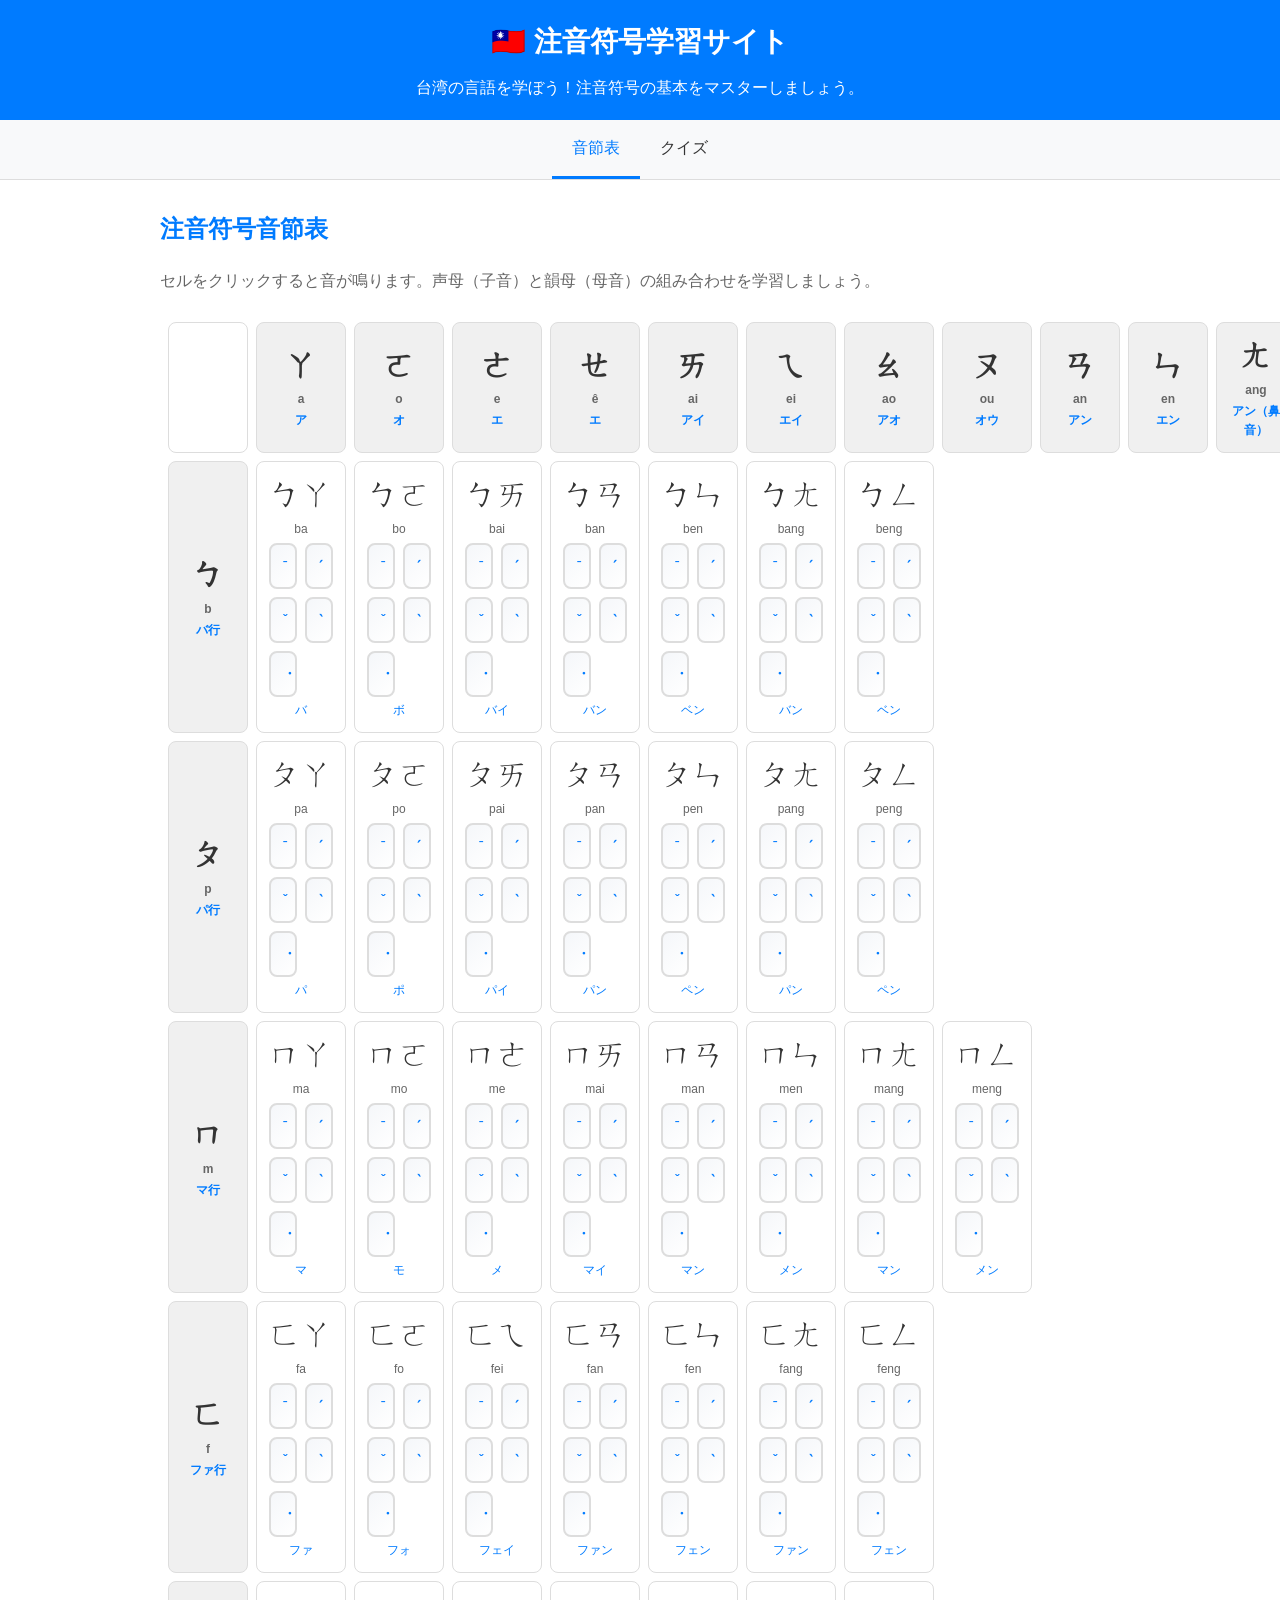
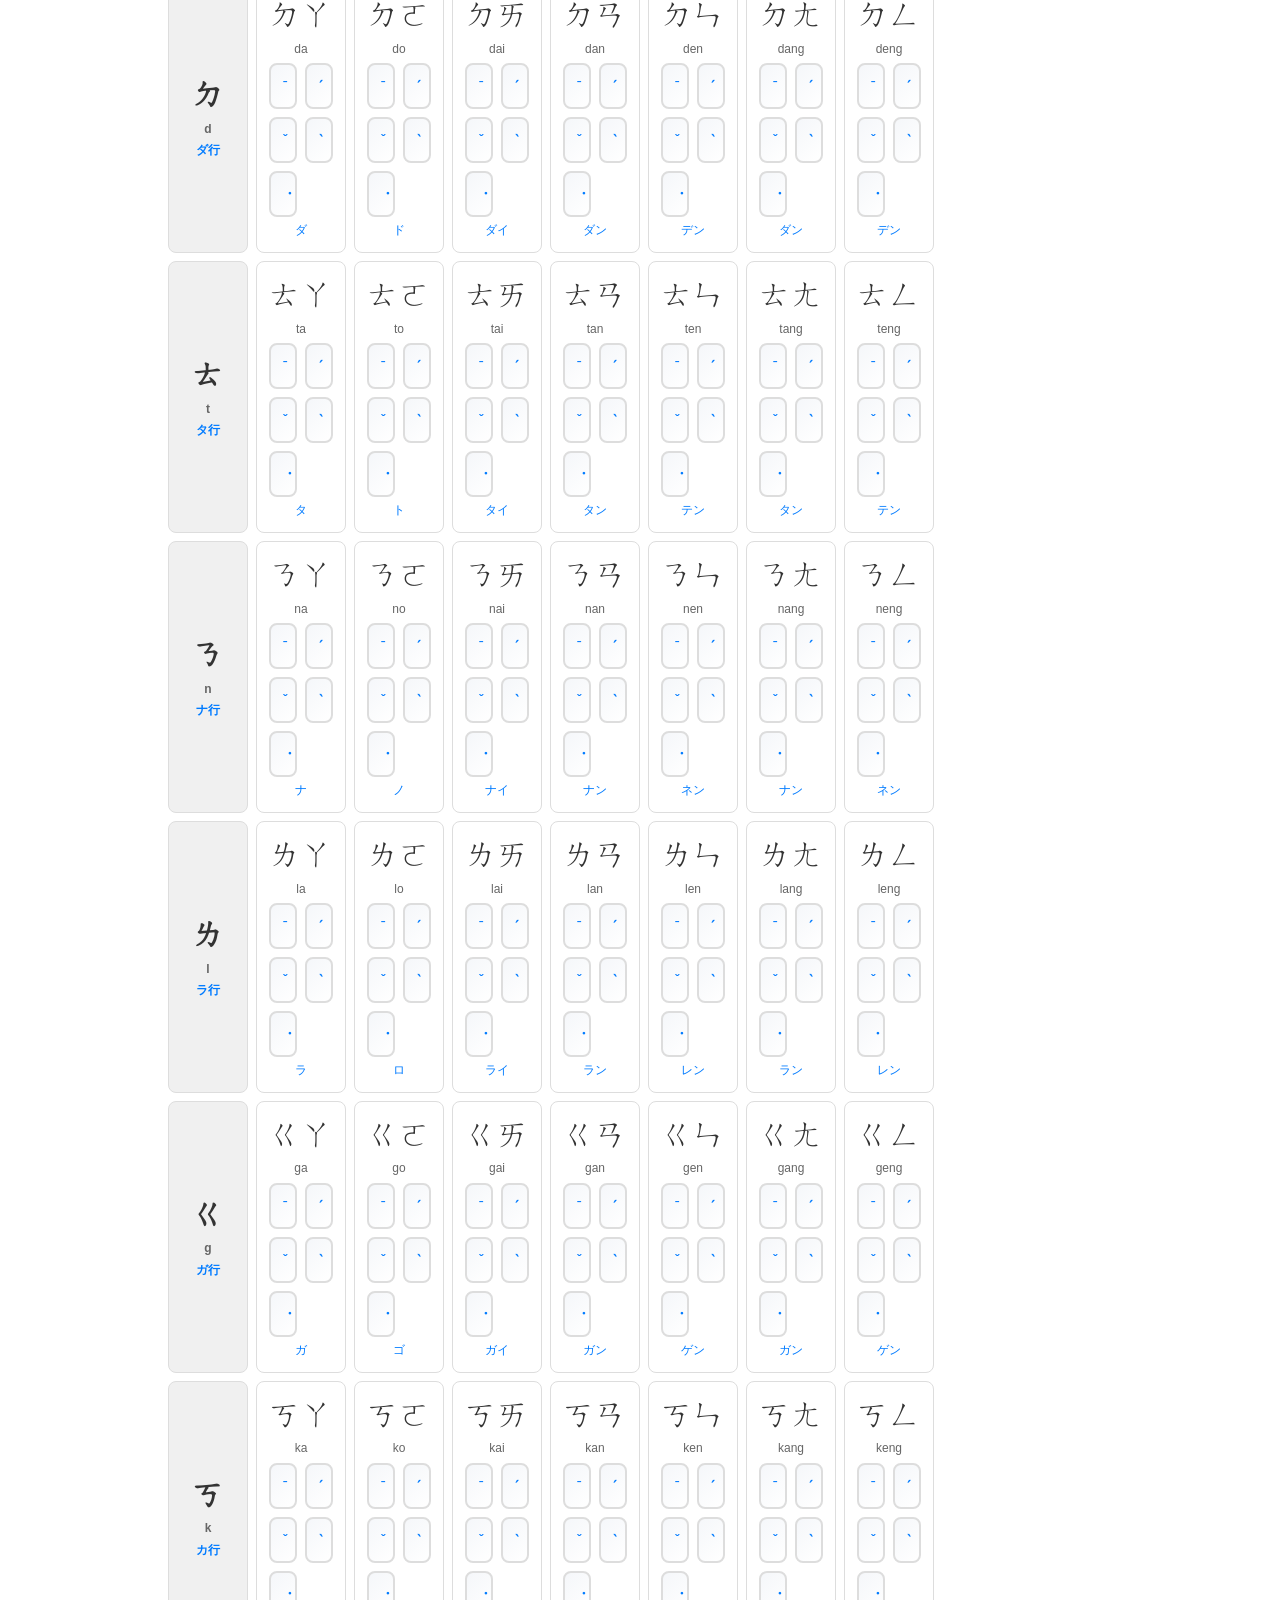
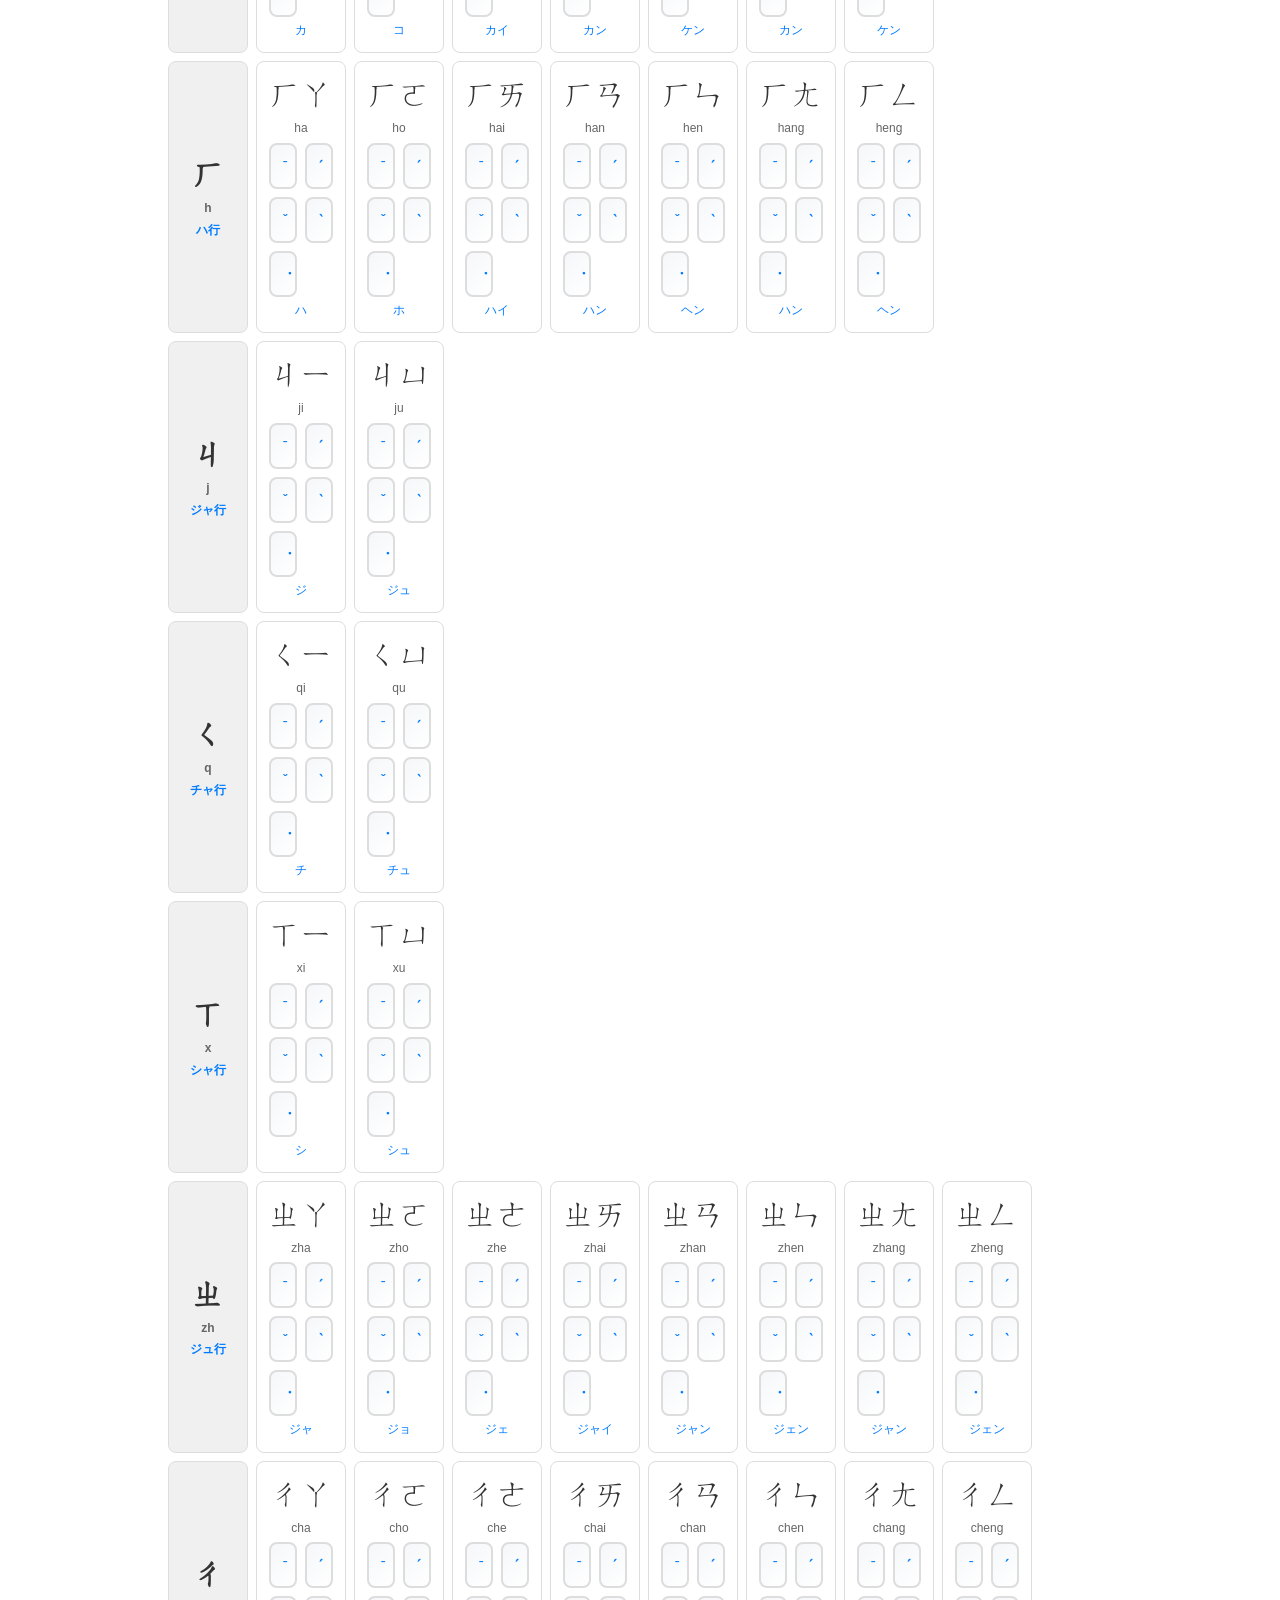
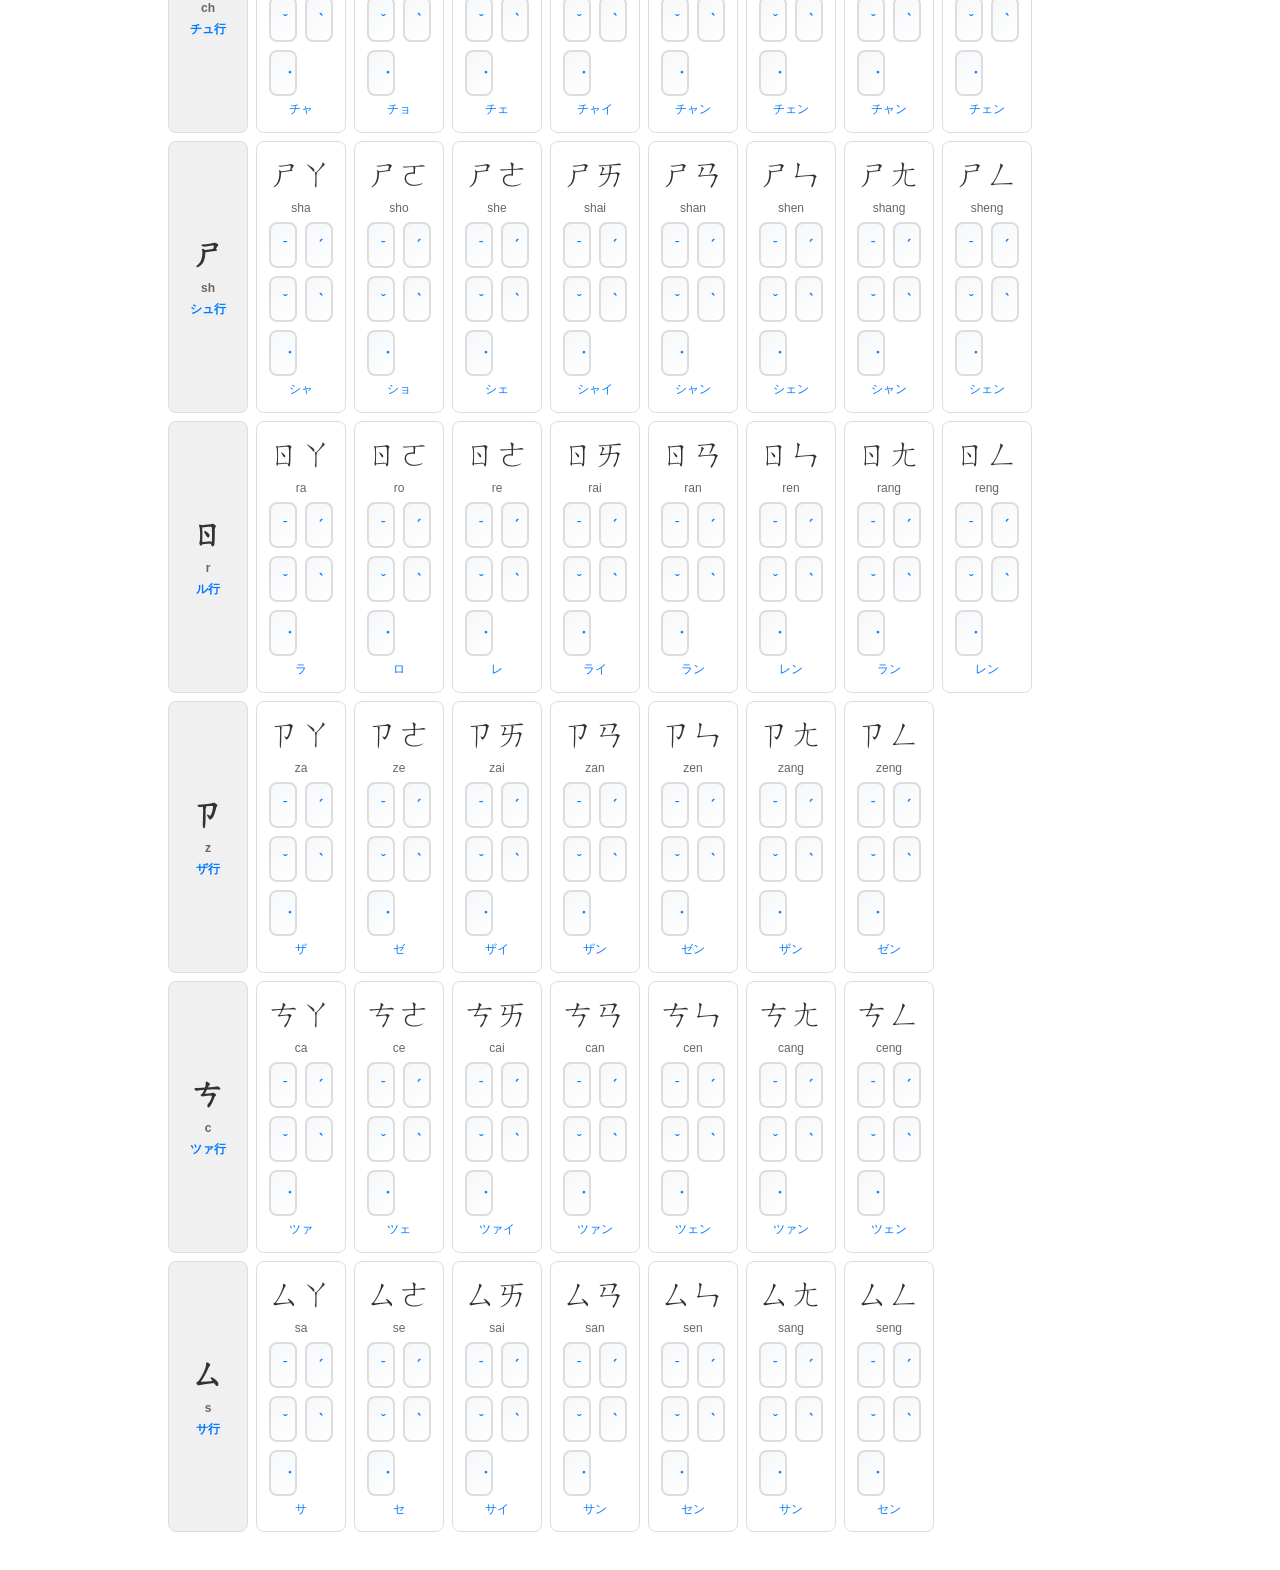
<file: index.html>
<!DOCTYPE html>
<html lang="ja">
<head>
  <meta charset="UTF-8">
  <meta name="viewport" content="width=device-width, initial-scale=1.0">
  <title>注音符号学習 - 音節表</title>
  <link rel="stylesheet" href="style.css">
</head>
<body>
  <header>
    <h1>🇹🇼 注音符号学習サイト</h1>
    <p>台湾の言語を学ぼう！注音符号の基本をマスターしましょう。</p>
  </header>

  <nav>
    <a href="index.html" class="active">音節表</a>
    <a href="quiz.html">クイズ</a>
  </nav>

  <main>
    <h2>注音符号音節表</h2>
    <p style="color: #666; margin-bottom: 20px;">セルをクリックすると音が鳴ります。声母（子音）と韻母（母音）の組み合わせを学習しましょう。</p>

    <table class="syllable-table" id="syllableTable">
      <!-- JavaScriptで動的に生成 -->
    </table>
  </main>

  <script src="data/zhuyin.js"></script>
  <script src="script.js"></script>
</body>
</html>
</file>
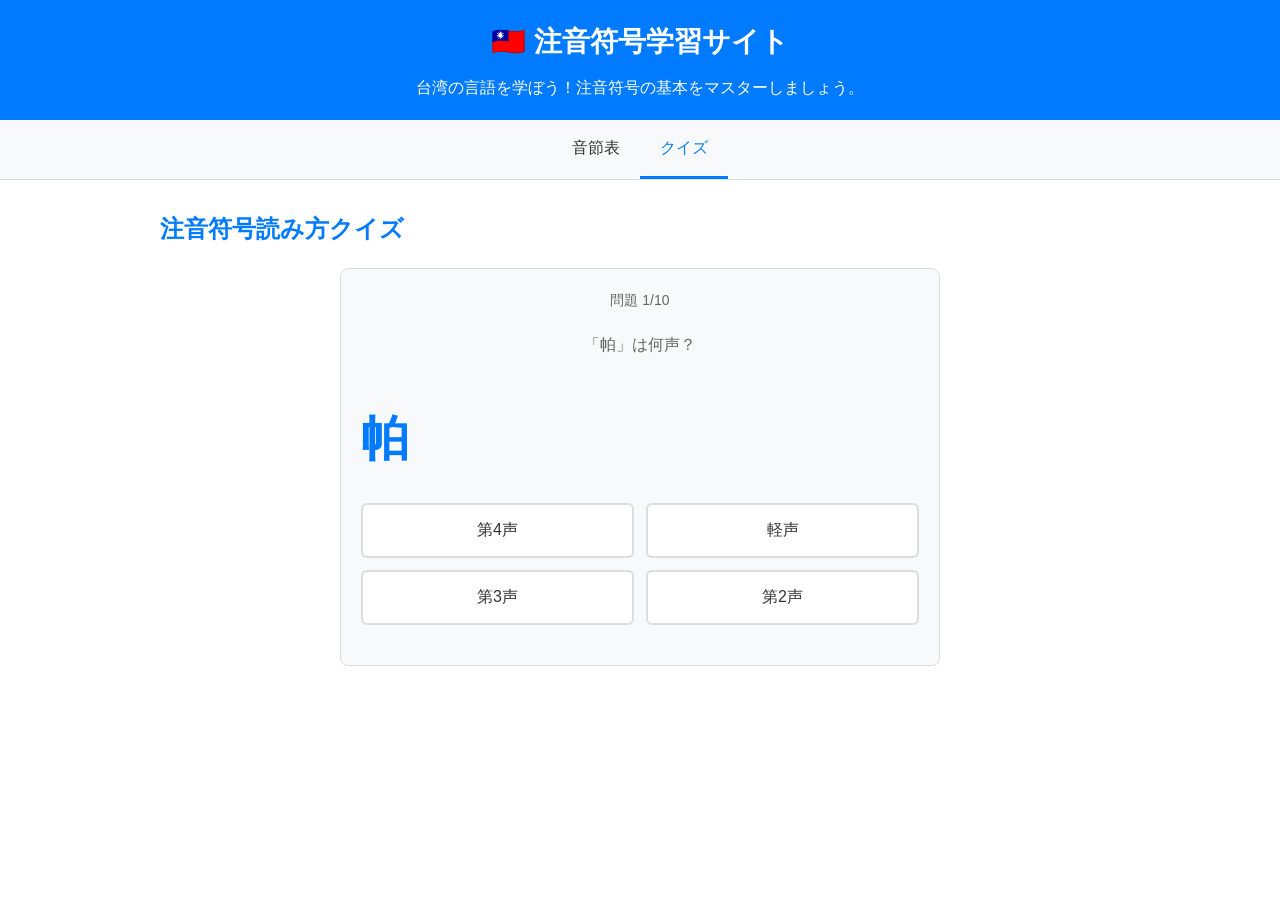
<file: quiz.html>
<!DOCTYPE html>
<html lang="ja">
<head>
  <meta charset="UTF-8">
  <meta name="viewport" content="width=device-width, initial-scale=1.0">
  <title>注音符号学習 - クイズ</title>
  <link rel="stylesheet" href="style.css">
</head>
<body>
  <header>
    <h1>🇹🇼 注音符号学習サイト</h1>
    <p>台湾の言語を学ぼう！注音符号の基本をマスターしましょう。</p>
  </header>

  <nav>
    <a href="index.html">音節表</a>
    <a href="quiz.html" class="active">クイズ</a>
  </nav>

  <main>
    <h2>注音符号読み方クイズ</h2>

    <div class="quiz-container">
      <div class="quiz-progress" id="progress">
        <!-- 進捗情報がここに表示されます -->
      </div>

      <div class="quiz-question" id="quiz-question">次の文字の読み方は？</div>

      <div class="quiz-hangul" id="zhuyinDisplay">
        <!-- 注音符号がここに表示されます -->
      </div>

      <div class="quiz-options" id="optionsContainer">
        <!-- 4択の選択肢がここに表示されます -->
      </div>

      <div id="resultArea">
        <!-- 結果メッセージがここに表示されます -->
      </div>

      <div style="text-align: center; margin-top: 20px;">
        <button id="nextBtn" style="display: none;">次へ</button>
        <button id="restartBtn" style="display: none;">もう一度クイズを開始</button>
      </div>

      <div id="finalScoreArea">
        <!-- 最終スコアがここに表示されます -->
      </div>
    </div>
  </main>

  <script src="data/zhuyin.js"></script>
  <script src="script.js"></script>
  <script src="quiz.js"></script>
</body>
</html>
</file>
<file: style.css>
* {
  margin: 0;
  padding: 0;
  box-sizing: border-box;
}

:root {
  --accent-color: #007bff;
  --text-color: #333;
  --bg-color: #fff;
  --border-color: #ddd;
  --hover-bg: #f0f0f0;
}

body {
  font-family: -apple-system, BlinkMacSystemFont, "Segoe UI", Roboto, "Helvetica Neue", Arial, sans-serif;
  background-color: var(--bg-color);
  color: var(--text-color);
  line-height: 1.6;
  padding: 0;
  margin: 0;
}

header {
  background-color: var(--accent-color);
  color: white;
  padding: 20px;
  text-align: center;
  box-shadow: 0 2px 5px rgba(0, 0, 0, 0.1);
}

header h1 {
  font-size: 28px;
  margin-bottom: 10px;
}

nav {
  background-color: #f8f9fa;
  padding: 0;
  border-bottom: 1px solid var(--border-color);
  display: flex;
  justify-content: center;
  flex-wrap: wrap;
}

nav a {
  display: inline-block;
  padding: 15px 20px;
  text-decoration: none;
  color: var(--text-color);
  font-weight: 500;
  border-bottom: 3px solid transparent;
  transition: all 0.3s ease;
}

nav a:hover,
nav a.active {
  color: var(--accent-color);
  border-bottom-color: var(--accent-color);
}

main {
  max-width: 1000px;
  margin: 30px auto;
  padding: 0 20px;
}

h2 {
  font-size: 24px;
  margin-bottom: 20px;
  color: var(--accent-color);
}

/* 注音符号音節表 */
.syllable-table {
  width: 100%;
  border-collapse: separate;
  border-spacing: 8px;
  margin-bottom: 30px;
}

.syllable-table td {
  width: 11%;
  min-width: 80px;
  padding: 12px;
  border: 1px solid var(--border-color);
  border-radius: 8px;
  text-align: center;
  cursor: pointer;
  background-color: var(--bg-color);
  transition: all 0.3s ease;
  font-weight: 500;
}

.syllable-table td:hover {
  background-color: var(--hover-bg);
  transform: translateY(-2px);
  box-shadow: 0 4px 8px rgba(0, 0, 0, 0.1);
}

.syllable-zhuyin {
  font-size: 32px;
  line-height: 1.3;
  color: var(--text-color);
  margin-bottom: 4px;
}

.tone-indicator {
  font-size: 14px;
  color: var(--accent-color);
  font-weight: bold;
  margin: 2px 0;
  letter-spacing: 2px;
}

.syllable-romaji {
  font-size: 12px;
  color: #666;
  margin-bottom: 2px;
}

.tone-buttons {
  display: flex;
  justify-content: center;
  gap: 2px;
  margin: 4px 0;
}

.tone-btn {
  padding: 2px 4px;
  background: #f8f9fa;
  border: 1px solid var(--border-color);
  border-radius: 4px;
  cursor: pointer;
  transition: all 0.2s ease;
  font-size: 12px;
  font-weight: bold;
  color: var(--accent-color);
  min-width: 20px;
}

.tone-btn:hover {
  background: var(--accent-color);
  color: white;
  transform: scale(1.1);
}

.tone-btn.active {
  background: var(--accent-color);
  color: white;
}

.syllable-japanese {
  font-size: 12px;
  color: var(--accent-color);
}

/* 声調パネル */
.tone-panel {
  position: fixed;
  z-index: 1000;
  background: white;
  border: 2px solid var(--accent-color);
  border-radius: 12px;
  padding: 15px;
  box-shadow: 0 8px 20px rgba(0, 0, 0, 0.15);
  min-width: 280px;
  animation: slideUp 0.3s ease-out;
}

@keyframes slideUp {
  from {
    opacity: 0;
    transform: translateY(10px);
  }
  to {
    opacity: 1;
    transform: translateY(0);
  }
}

.tone-title {
  text-align: center;
  font-size: 18px;
  font-weight: bold;
  color: var(--accent-color);
  margin-bottom: 12px;
  border-bottom: 2px solid #eee;
  padding-bottom: 10px;
}

.tone-buttons {
  display: grid;
  grid-template-columns: 1fr 1fr;
  gap: 8px;
}

.tone-btn {
  padding: 12px;
  background: linear-gradient(135deg, #f5f7fa 0%, #ffffff 100%);
  border: 2px solid var(--border-color);
  border-radius: 8px;
  cursor: pointer;
  transition: all 0.3s ease;
  font-weight: 600;
  font-size: 13px;
}

.tone-btn:hover {
  border-color: var(--accent-color);
  background: linear-gradient(135deg, #e7f3ff 0%, #f0f8ff 100%);
  transform: translateY(-2px);
  box-shadow: 0 4px 12px rgba(0, 123, 255, 0.2);
}

.tone-btn.active {
  background: var(--accent-color);
  color: white;
  border-color: var(--accent-color);
}

.tone-mark {
  font-size: 20px;
  display: block;
  margin-bottom: 2px;
}

.tone-pinyin {
  font-size: 12px;
  display: block;
}

.tone-hanzi {
  font-size: 14px;
  display: block;
  font-weight: bold;
}

.tone-desc {
  font-size: 11px;
  color: #999;
  display: block;
  margin-top: 2px;
}

/* クイズ */
.quiz-container {
  max-width: 600px;
  margin: 0 auto;
  padding: 20px;
  border: 1px solid var(--border-color);
  border-radius: 8px;
  background-color: #f8f9fa;
}

.quiz-question {
  text-align: center;
  margin-bottom: 30px;
  font-size: 16px;
  color: #666;
}

.quiz-hangul {
  font-size: 60px;
  color: var(--accent-color);
  margin: 20px 0;
  font-weight: bold;
}

.tone-pinyin-display {
  font-size: 48px;
  color: var(--accent-color);
  font-weight: bold;
  letter-spacing: 4px;
}

.quiz-progress {
  text-align: center;
  font-size: 14px;
  color: #666;
  margin-bottom: 20px;
}

.quiz-options {
  display: grid;
  grid-template-columns: 1fr 1fr;
  gap: 12px;
  margin-bottom: 20px;
}

.option-btn {
  padding: 15px 20px;
  border: 2px solid var(--border-color);
  background-color: var(--bg-color);
  color: var(--text-color);
  border-radius: 6px;
  cursor: pointer;
  font-size: 16px;
  font-weight: 500;
  transition: all 0.3s ease;
}

.option-btn:hover {
  border-color: var(--accent-color);
  color: var(--accent-color);
  background-color: var(--hover-bg);
}

.option-btn.selected {
  border-color: var(--accent-color);
  background-color: var(--accent-color);
  color: white;
}

.option-btn.correct {
  border-color: #28a745;
  background-color: #28a745;
  color: white;
}

.option-btn.incorrect {
  border-color: #dc3545;
  background-color: #dc3545;
  color: white;
}

/* 結果 */
.result {
  margin-top: 20px;
  padding: 15px;
  border-radius: 6px;
  text-align: center;
  font-weight: 600;
}

.result.correct {
  background-color: #d4edda;
  color: #155724;
  border: 1px solid #c3e6cb;
}

.result.incorrect {
  background-color: #f8d7da;
  color: #721c24;
  border: 1px solid #f5c6cb;
}

.score-display {
  margin-top: 20px;
  padding: 20px;
  border-radius: 6px;
  background-color: #e7f3ff;
  border: 1px solid #b3d9ff;
  text-align: center;
}

.score-display h3 {
  color: var(--accent-color);
  margin-bottom: 10px;
}

.score-display p {
  font-size: 24px;
  font-weight: bold;
  color: var(--accent-color);
  margin: 10px 0;
}

/* ボタン */
button {
  padding: 12px 24px;
  background-color: var(--accent-color);
  color: white;
  border: none;
  border-radius: 6px;
  cursor: pointer;
  font-size: 16px;
  font-weight: 600;
  transition: all 0.3s ease;
}

button:hover {
  background-color: #0056b3;
  transform: translateY(-2px);
  box-shadow: 0 4px 8px rgba(0, 0, 0, 0.15);
}

button:active {
  transform: translateY(0);
}

button:disabled {
  background-color: #ccc;
  cursor: not-allowed;
  transform: none;
}

/* レスポンシブ */
@media (max-width: 768px) {
  header h1 {
    font-size: 22px;
  }

  nav a {
    padding: 12px 15px;
    font-size: 14px;
  }

  .syllable-table td {
    width: 22%;
    min-width: 60px;
    padding: 10px;
  }

  .syllable-zhuyin {
    font-size: 24px;
  }

  .quiz-hangul {
    font-size: 48px;
  }

  .quiz-options {
    grid-template-columns: 1fr;
  }

  main {
    margin: 20px auto;
    padding: 0 15px;
  }
}

@media (max-width: 480px) {
  header h1 {
    font-size: 18px;
  }

  nav {
    flex-direction: column;
  }

  nav a {
    width: 100%;
    text-align: center;
    border-bottom: none;
    border-right: 3px solid transparent;
    padding: 10px;
  }

  nav a:hover,
  nav a.active {
    border-bottom: none;
    border-right-color: var(--accent-color);
  }

  .syllable-table {
    border-spacing: 4px;
  }

  .syllable-table td {
    width: 30%;
    min-width: 50px;
    padding: 8px;
    font-size: 12px;
  }

  .syllable-zhuyin {
    font-size: 18px;
  }

  .syllable-romaji,
  .syllable-japanese {
    font-size: 10px;
  }

  .quiz-hangul {
    font-size: 40px;
  }

  button {
    padding: 10px 20px;
    font-size: 14px;
  }
}
</file>
